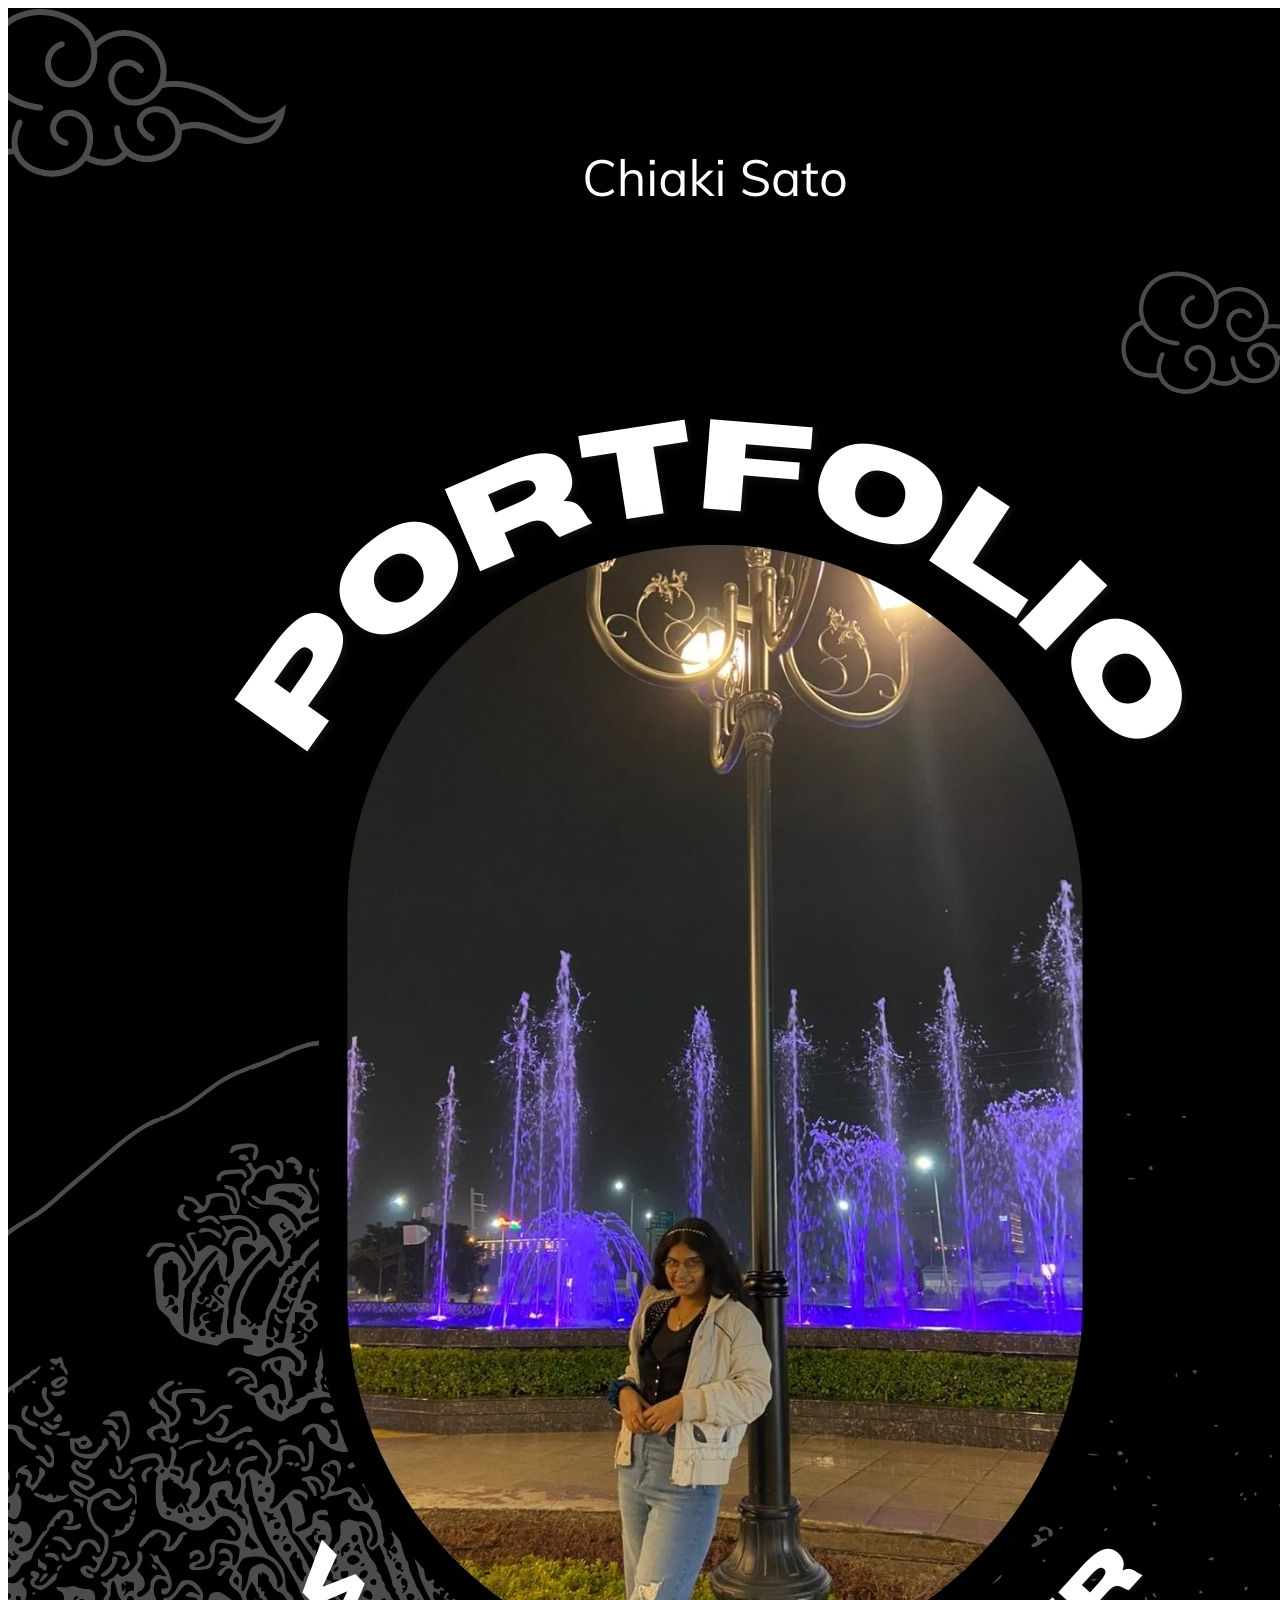
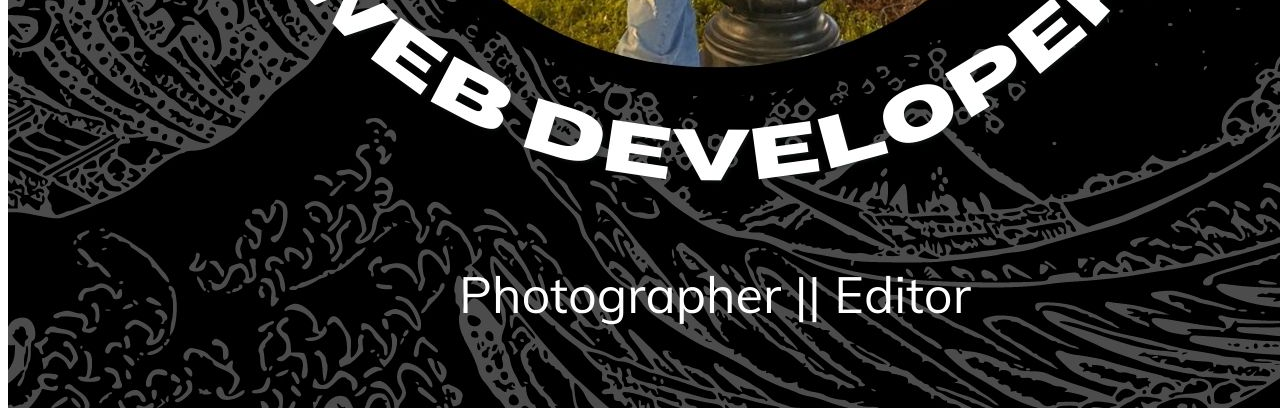
<file: Task1-Personal Portfolio/front.html>
<!DOCTYPE html>
<html lang="en">
<head>
    <meta charset="UTF-8">
    <meta name="viewport" content="width=device-width, initial-scale=1.0">
    <title>Document</title>
</head>
<body>
  <section class="first">
    <div class="image">
        <img src ="img/Black Bold Portfolio Cover Document.jpg">
    </div>

  </section>
</body>
</html>
</file>
